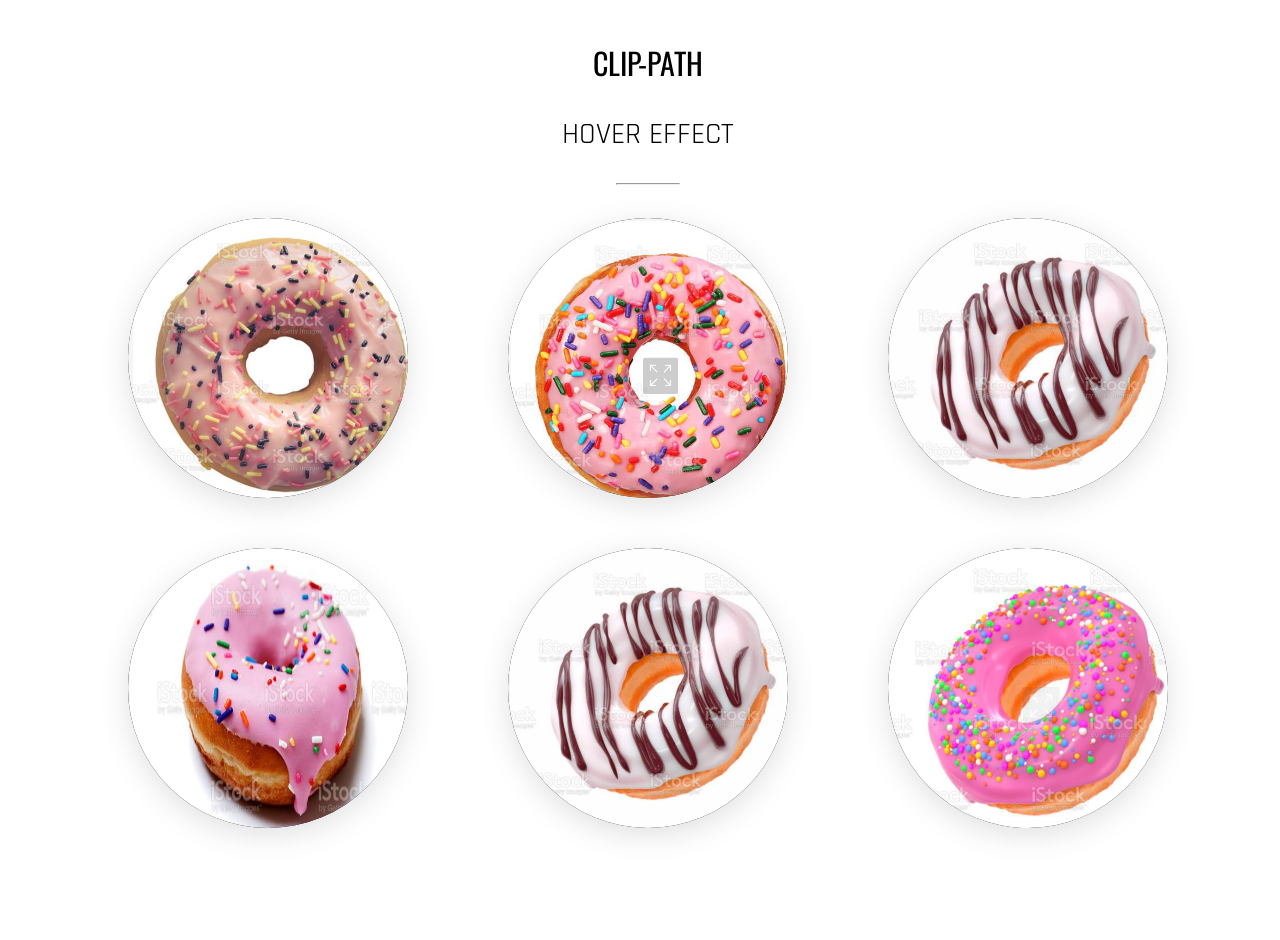
<file: css-art-10/index.htm>
<!DOCTYPE html>
<html lang="en">
<head>
    <meta charset="UTF-8">
    <meta http-equiv="X-UA-Compatible" content="IE=edge">
    <meta name="viewport" content="width=device-width, initial-scale=1.0">
    
    <!-- google fontlarını dahil ediyouz.-->
<link rel="preconnect" href="https://fonts.googleapis.com">
<link rel="preconnect" href="https://fonts.gstatic.com" crossorigin>
<link href="https://fonts.googleapis.com/css2?family=Dancing+Script:wght@600&family=Oswald:wght@500&display=swap" rel="stylesheet">
<link rel="preconnect" href="https://fonts.googleapis.com">
<link rel="preconnect" href="https://fonts.gstatic.com" crossorigin>
<link href="https://fonts.googleapis.com/css2?family=Dancing+Script:wght@600&family=Oswald:wght@500&family=Rajdhani:wght@300&display=swap" rel="stylesheet">

    <!-- Bootstrap CSS dosyamızı lochalden sayfamıza çekiyoruz. -->
    <link rel="stylesheet" href="./vendor/bootstrap/css/bootstrap-grid.min.css">

  <!-- animate css projemize dahil ediyoruz-->
<link rel="stylesheet" href="./vendor/animate.min.css">

<!-- projemize index.scss referanslı index.css dosyamızı dahil ediyoruz. -->
<link rel="stylesheet" href="./index.css">

    <title>css-art-10</title>
</head>
<body>
    
<div>
    <p class="list_1">CLIP-PATH</p>
<p class="list_2">HOVER EFFECT</p>
</div>

<hr class="hr_main">

<div class="container">
    <div class="row d-flex justify-content-center align-content-center">

        <div class="item item_1 col-12 col-lg-4 col-sm-6">
           <div class="inner_item inner_item_1">
               <div class="content content_1 animate__animated animate__backInLeft animate__duration-1s ">
                   <p>Lorem ipsumligendi tempori rem ipsumligendi tempempori tempore.</p>
               </div>
               <img class="main_img" src="./vendor/img/img_1.PNG" alt="">
           </div>
            </div>
            <div class="item item_1 col-12 col-lg-4 col-sm-6">
               <div class="inner_item inner_item_2">
                <div class="content content_2 animate__animated animate__backInLeft animate__duration-1s">
                    <p>Lorem ipsumligendi tempori rem ipsumligendi tempempori tempore.</p>
                </div>
                <img class="main_img" src="./vendor/img/img_2.PNG" alt="">
               </div>
                </div>
                <div class="item item_1 col-12 col-lg-4 col-sm-6">
                   <div class="inner_item inner_item_3">
                          <div class="content content_3 animate__animated animate__backInLeft animate__duration-1s">
                   <p>Lorem ipsumligendi tempori rem ipsumligendi tempempori tempore.</p>
               </div>
                    <img class="main_img" src="./vendor/img/img_5.PNG" alt="">
                   </div>
                    </div>
                    <div class="item item_1 col-12 col-lg-4 col-sm-6">
                       <div class="inner_item inner_item_4">
                              <div class="content content_4 animate__animated animate__backInLeft animate__duration-1s">
                   <p>Lorem ipsumligendi tempori rem ipsumligendi tempempori tempore.</p>
               </div>
                           
                        <img class="main_img" src="./vendor/img/img_4.PNG" alt="">
                       </div>
                        </div>
                        <div class="item item_1 col-12 col-lg-4 col-sm-6">
                           <div class="inner_item inner_item_5">
                                  <div class="content content_5 animate__animated animate__backInLeft animate__duration-1s">
                   <p>Lorem ipsumligendi tempori rem ipsumligendi tempempori tempore.</p>
               </div>
                            <img class="main_img" src="./vendor/img/img_5.PNG" alt="">
                           </div>
                            </div>
                            <div class="item item_1 col-12 col-lg-4 col-sm-6">
                               <div class="inner_item inner_item_6">
                                      <div class="content content_6 animate__animated animate__backInLeft animate__duration-1s">
                   <p>Lorem ipsumligendi tempori rem ipsumligendi tempempori tempore.</p>
               </div>
                                <img class="main_img" src="./vendor/img/img_6.PNG" alt="">
                               </div>
                                </div>

    </div>
</div>

    <script src="./vendor/jquery-3.6.0.min.js"></script>
    <script src="./index.js"></script>
</body>
</html>
</file>
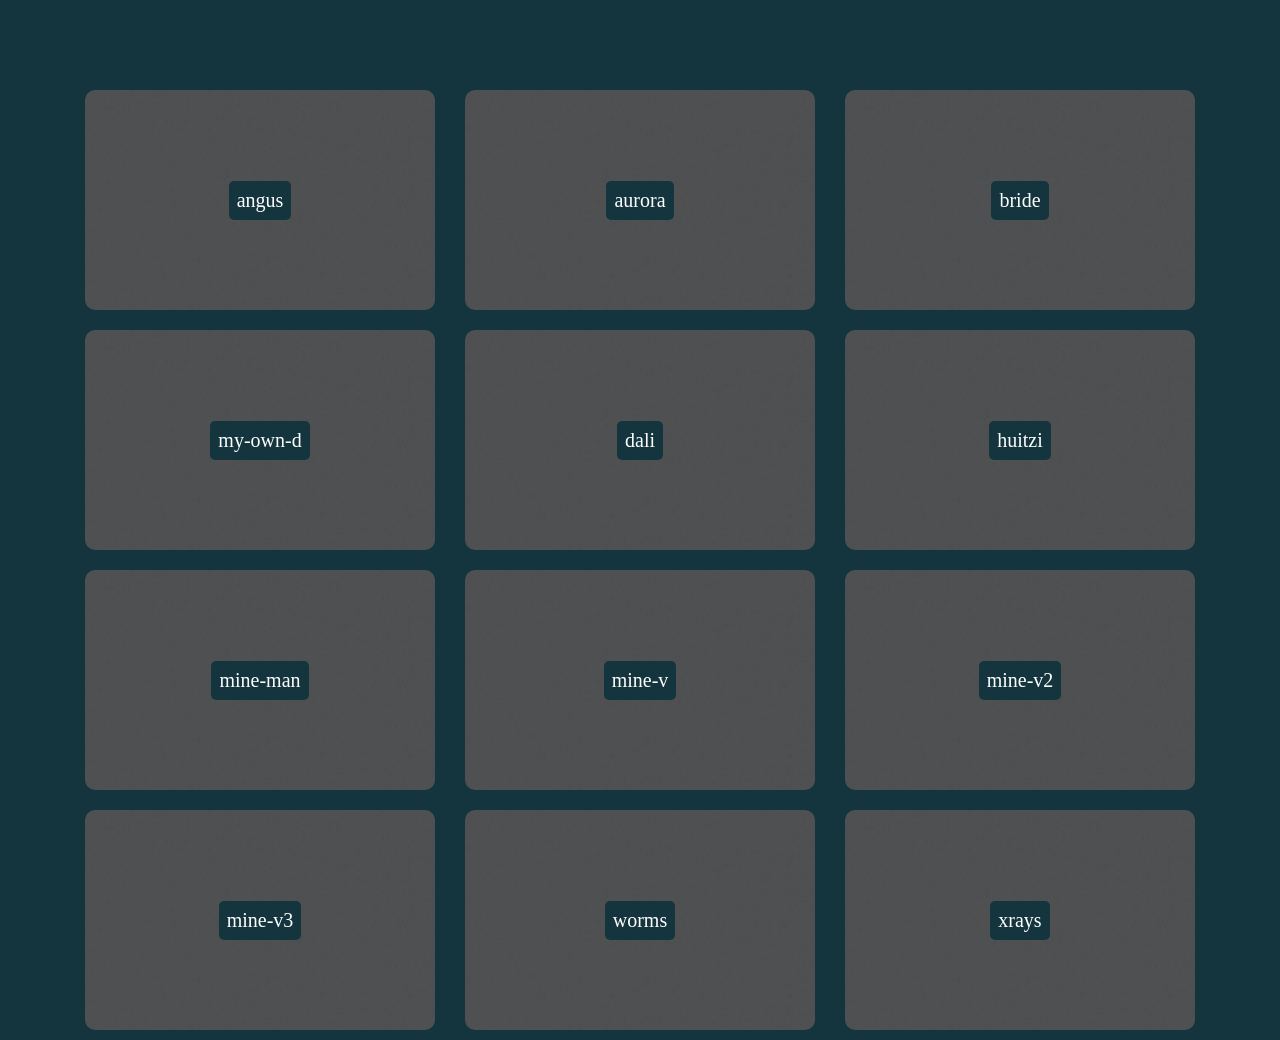
<file: css-art-11/index.html>
<!DOCTYPE html>
<html lang="en">
<head>
    <meta charset="UTF-8">
    <meta http-equiv="X-UA-Compatible" content="IE=edge">
    <meta name="viewport" content="width=device-width, initial-scale=1.0">

    <!-- Bootstrap CSS dosyamızı lochalden sayfamıza çekiyoruz. -->
    <link rel="stylesheet" href="./vendor/bootstrap/css/bootstrap-grid.min.css">

  <!-- animate css projemize dahil ediyoruz-->
<link rel="stylesheet" href="./vendor/animate.min.css">

<!-- projemize index.scss referanslı index.css dosyamızı dahil ediyoruz. -->
<link rel="stylesheet" href="./index.css">

    <title>css-art-11</title>
</head>
<body>
    

    <div class="container">
        <div class="row ">

            <div class="items_wrapper col-12 col-lg-4 col-md-6">
                <div class="item_inner item_1">
                  
                    <p>angus</p>

                </div>
            </div>
            
            <div class="items_wrapper col-12 col-lg-4 col-md-6">
                <div class="item_inner item_2">
                    <p> aurora</p>
                   
                </div>
            </div>
            
            <div class="items_wrapper col-12 col-lg-4 col-md-6">
                <div class="item_inner item_3">
                    <p>bride</p>
                   
                </div>
            </div>
            
            <div class="items_wrapper col-12 col-lg-4 col-md-6">
                <div class="item_inner item_4">
                    <p>my-own-d</p>
                   
                </div>
            </div>
            
            <div class="items_wrapper col-12 col-lg-4 col-md-6">
                <div class="item_inner item_5">
                    <p>dali</p>
                   
                </div>
            </div>
            
            <div class="items_wrapper col-12 col-lg-4 col-md-6">
                <div class="item_inner item_6">
                    <p>huitzi</p>
                   
                </div>
            </div>

            <div class="items_wrapper col-12 col-lg-4 col-md-6">
                <div class="item_inner item_7">
                    <p>mine-man</p>
                   
                </div>
            </div>
            
            <div class="items_wrapper col-12 col-lg-4 col-md-6">
                <div class="item_inner item_8">
                    <p>mine-v</p>
                   
                </div>
            </div>
            
            <div class="items_wrapper col-12 col-lg-4 col-md-6">
                <div class="item_inner item_8">
                    <p>mine-v2</p>
                   
                </div>
            </div>     <div class="items_wrapper col-12 col-lg-4 col-md-6">
                <div class="item_inner item_9">
                    <p>mine-v3</p>
                   
                </div>
            </div>
            
            <div class="items_wrapper col-12 col-lg-4 col-md-6">
                <div class="item_inner item_10">
                    <p>worms</p>
                   
                </div>
            </div>
            
            <div class="items_wrapper col-12 col-lg-4 col-md-6">
                <div class="item_inner item_11">
                    <p>xrays</p>
                   
                </div>
            </div>
         
           
        </div>
    </div>

</body>
</html>
</file>
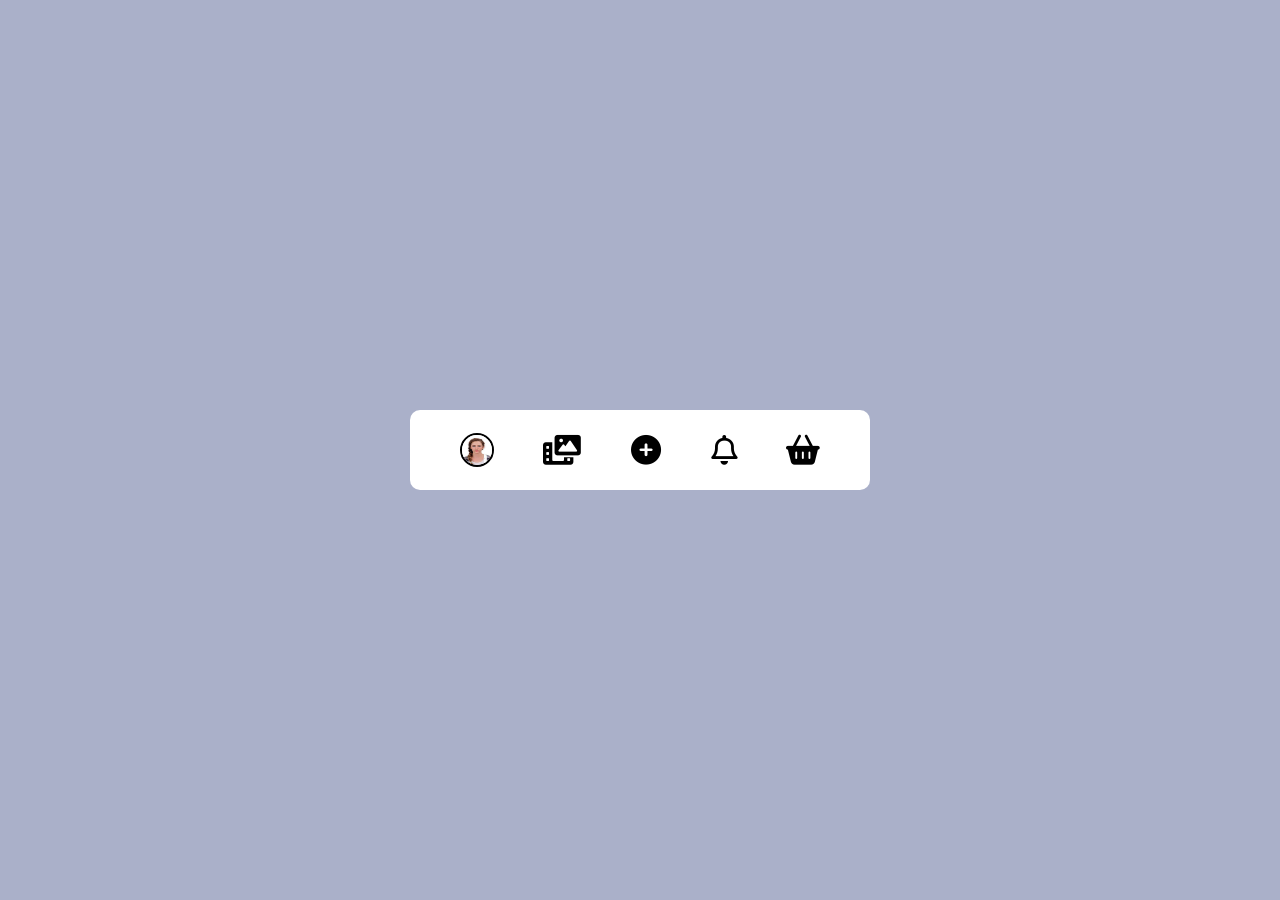
<file: css-art-13/index.html>
<!DOCTYPE html>
<html lang="en">
<head>
    <meta charset="UTF-8">
    <meta http-equiv="X-UA-Compatible" content="IE=edge">
    <meta name="viewport" content="width=device-width, initial-scale=1.0">

    <link rel="stylesheet" href="https://cdnjs.cloudflare.com/ajax/libs/font-awesome/6.0.0-beta3/css/all.min.css" integrity="sha512-Fo3rlrZj/k7ujTnHg4CGR2D7kSs0v4LLanw2qksYuRlEzO+tcaEPQogQ0KaoGN26/zrn20ImR1DfuLWnOo7aBA==" crossorigin="anonymous" referrerpolicy="no-referrer" />
    <link rel="stylesheet" href="./index.css">

    <title>css-art-13</title>
</head>
<body>


    <div class="wrapper">

        <img id="item_1"  src="./images.jpg" class="item" alt="">
        <i id="item_2" class="fas fa-photo-video item"></i>
        <i id="item_3"  class="fas fa-plus-circle item"></i>
        <i id="item_4"  class="far fa-bell item"></i>
        <i id="item_5"  class="fas fa-shopping-basket item"></i>

   
    </div>

    <script src="./jquery-3.6.0.min.js"></script>
    <script src="./index.js"></script>
    
</body>
</html>
</file>
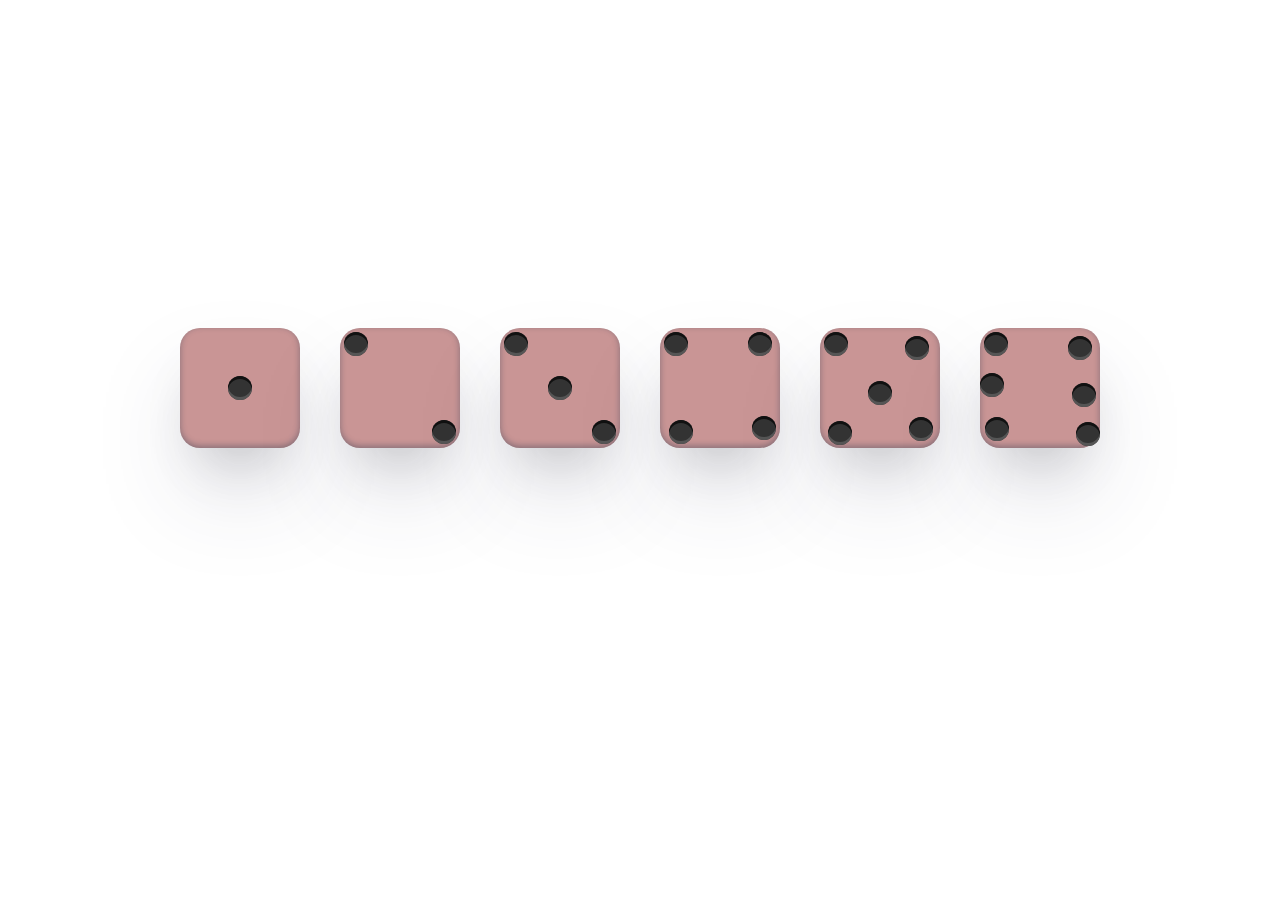
<file: css-art-2/index.html>
<!DOCTYPE html>
<html lang="en">
<head>
    <meta charset="UTF-8">
    <meta http-equiv="X-UA-Compatible" content="IE=edge">
    <meta name="viewport" content="width=device-width, initial-scale=1.0">
    <link rel="stylesheet" href="index.css">
    <title>css-art-2</title>
</head>
<body>



<div class="wrapper">
    
    <div class="one-face  dice">
        <span class="pip"><asdf/span>
    </div>

    <div class="two-face dice">
            <span class="pip pip_two_1"><asdf/span>
            <span class="pip pip_two_2"><asdf/span>
    </div>

    <div class="third-face dice ">
        <span class="pip pip_third_1"><asdf/span>
            <span class="pip pip_third_2"><asdf/span>
                <span class="pip pip_third_3"><asdf/span>
    </div>

    <div class="four-face dice">
        <span class="pip pip_four_1"><asdf/span>
            <span class="pip pip_four_2"><asdf/span>
                <span class="pip pip_four_3"><asdf/span>
                    <span class="pip pip_four_4"><asdf/span>
    </div>
    <div class="five-face dice">
        <span class="pip pip_five_1"><asdf/span>
            <span class="pip pip_five_2"><asdf/span>
                <span class="pip pip_five_3"><asdf/span>
                    <span class="pip pip_five_4"><asdf/span>
                        <span class="pip pip_five_5"><asdf/span>
    </div>

    <div class="six-face dice">
        <span class="pip    pip_six_1"><asdf/span>
            <span class="pip    pip_six_2"><asdf/span>
                <span class="pip    pip_six_3"><asdf/span>
                    <span class="pip    pip_six_4"><asdf/span>
                        <span class="pip    pip_six_5"><asdf/span>
                            <span class="pip    pip_six_6"><asdf/span>
    </div>

</div>

</body>
</html>
</file>
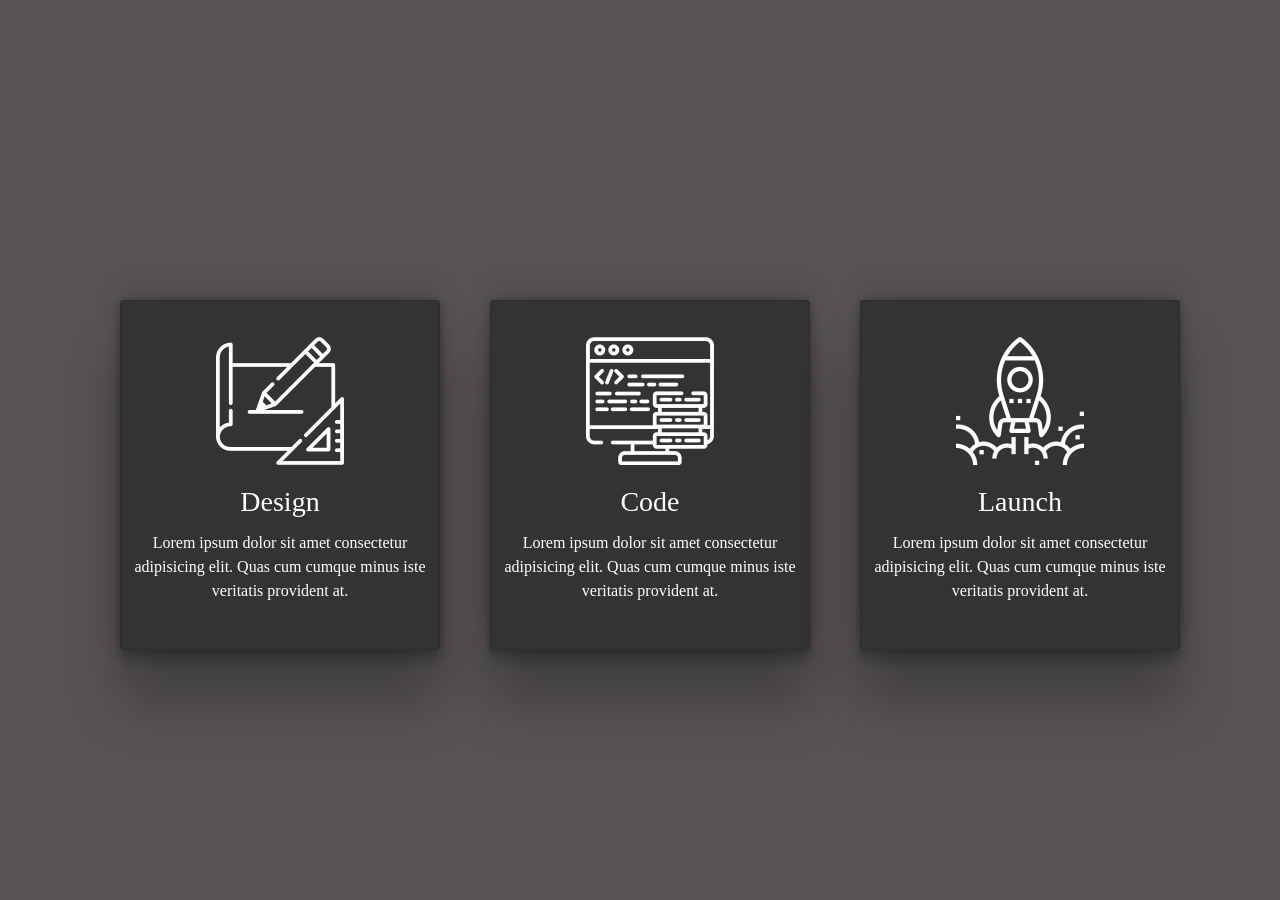
<file: css-art-3/index.html>
<!DOCTYPE html>
<html lang="en">
<head>
    <meta charset="UTF-8">
    <meta http-equiv="X-UA-Compatible" content="IE=edge">
    <meta name="viewport" content="width=device-width, initial-scale=1.0">
    <link rel="stylesheet" href="https://stackpath.bootstrapcdn.com/bootstrap/4.3.1/css/bootstrap.min.css" integrity="sha384-ggOyR0iXCbMQv3Xipma34MD+dH/1fQ784/j6cY/iJTQUOhcWr7x9JvoRxT2MZw1T" crossorigin="anonymous">
    <link rel="stylesheet" href="index.css" class="index css">
    <title>Document</title>
</head>
<body>
    
<div class="container">
    <div class="row">

<div class="card card_1">

    <div class="innerCard_1">
<img src="./imges/design_128.png">
<h3>Design </h3>
    </div>
    <div class="innerCard_2">
        <p>Lorem ipsum dolor sit amet consectetur adipisicing elit. 
            Quas cum cumque minus iste veritatis provident at.</p>
    </div>

</div>


<div class="card card_1">

    <div class="innerCard_1">
<img src="./imges/code_128.png">
<h3>Code </h3>
    </div>
    <div class="innerCard_2">
        <p>Lorem ipsum dolor sit amet consectetur adipisicing elit. 
            Quas cum cumque minus iste veritatis provident at.</p>
    </div>

</div>


<div class="card card_1">

    <div class="innerCard_1">
<img src="./imges/launch_128.png">
<h3>Launch </h3>
    </div>
    <div class="innerCard_2">
        <p>Lorem ipsum dolor sit amet consectetur adipisicing elit. 
            Quas cum cumque minus iste veritatis provident at.</p>
    </div>

</div>


    </div>
</div>

<script src="https://code.jquery.com/jquery-3.3.1.slim.min.js" integrity="sha384-q8i/X+965DzO0rT7abK41JStQIAqVgRVzpbzo5smXKp4YfRvH+8abtTE1Pi6jizo" crossorigin="anonymous"></script>
<script src="https://cdnjs.cloudflare.com/ajax/libs/popper.js/1.14.7/umd/popper.min.js" integrity="sha384-UO2eT0CpHqdSJQ6hJty5KVphtPhzWj9WO1clHTMGa3JDZwrnQq4sF86dIHNDz0W1" crossorigin="anonymous"></script>
<script src="https://stackpath.bootstrapcdn.com/bootstrap/4.3.1/js/bootstrap.min.js" integrity="sha384-JjSmVgyd0p3pXB1rRibZUAYoIIy6OrQ6VrjIEaFf/nJGzIxFDsf4x0xIM+B07jRM" crossorigin="anonymous"></script>
</body>
</html>
</file>
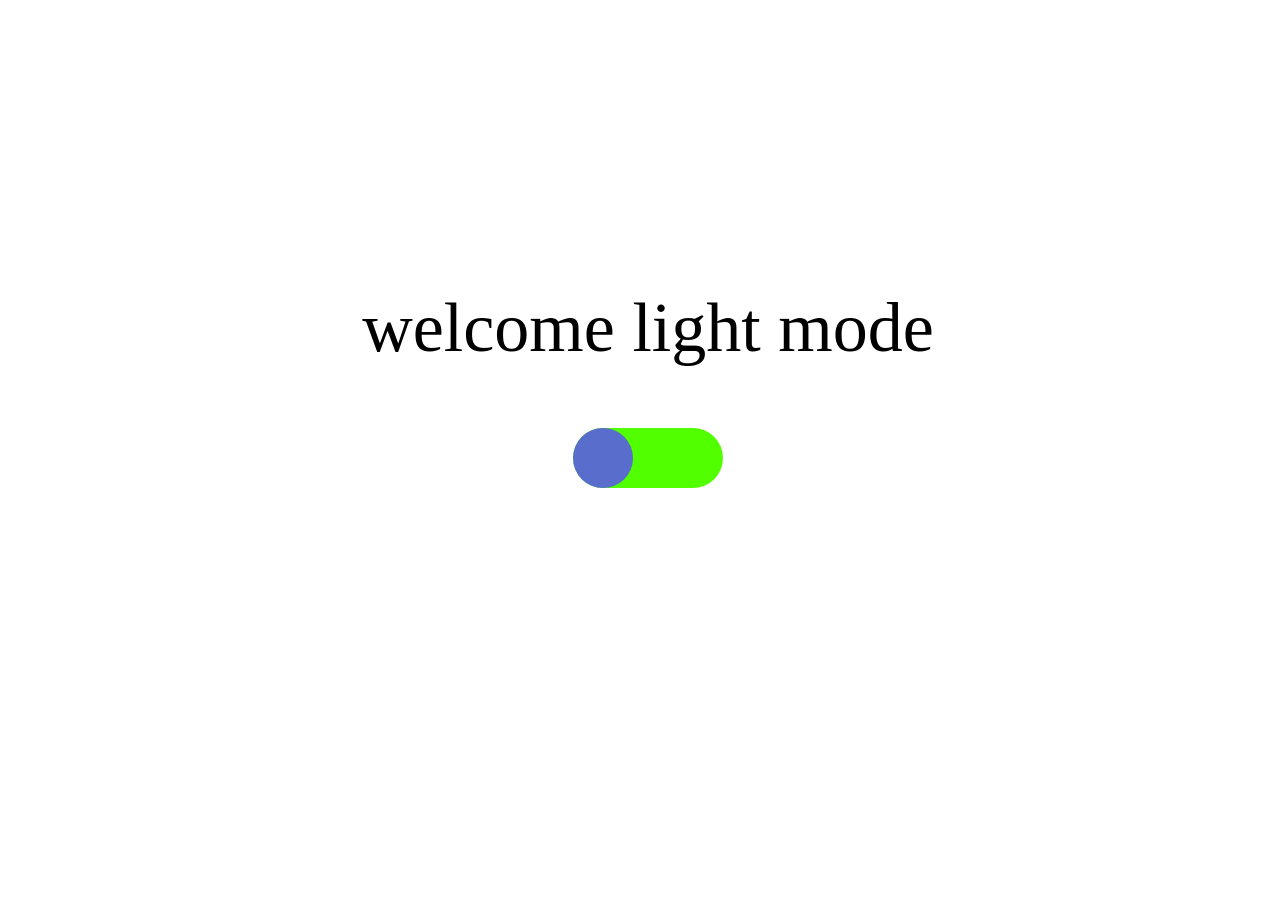
<file: css-art-4/index.html>
<!DOCTYPE html>
<html lang="en">
<head>
  <meta charset="UTF-8">
  <meta http-equiv="X-UA-Compatible" content="IE=edge">
  <meta name="viewport" content="width=device-width, initial-scale=1.0">
  <title>css-art-4</title>

  <link rel="stylesheet" href="index.css">

<body id="body">


<div class="txt">
  
<p id="p-txt" class="p-txt">welcome light mode</p>
</div>
  <div id="wrapper" >
    
    <div id="ball" onclick="bas()">
    </div>
  </div>


<script src="./index.js"></script>


</body>
</html>
</file>
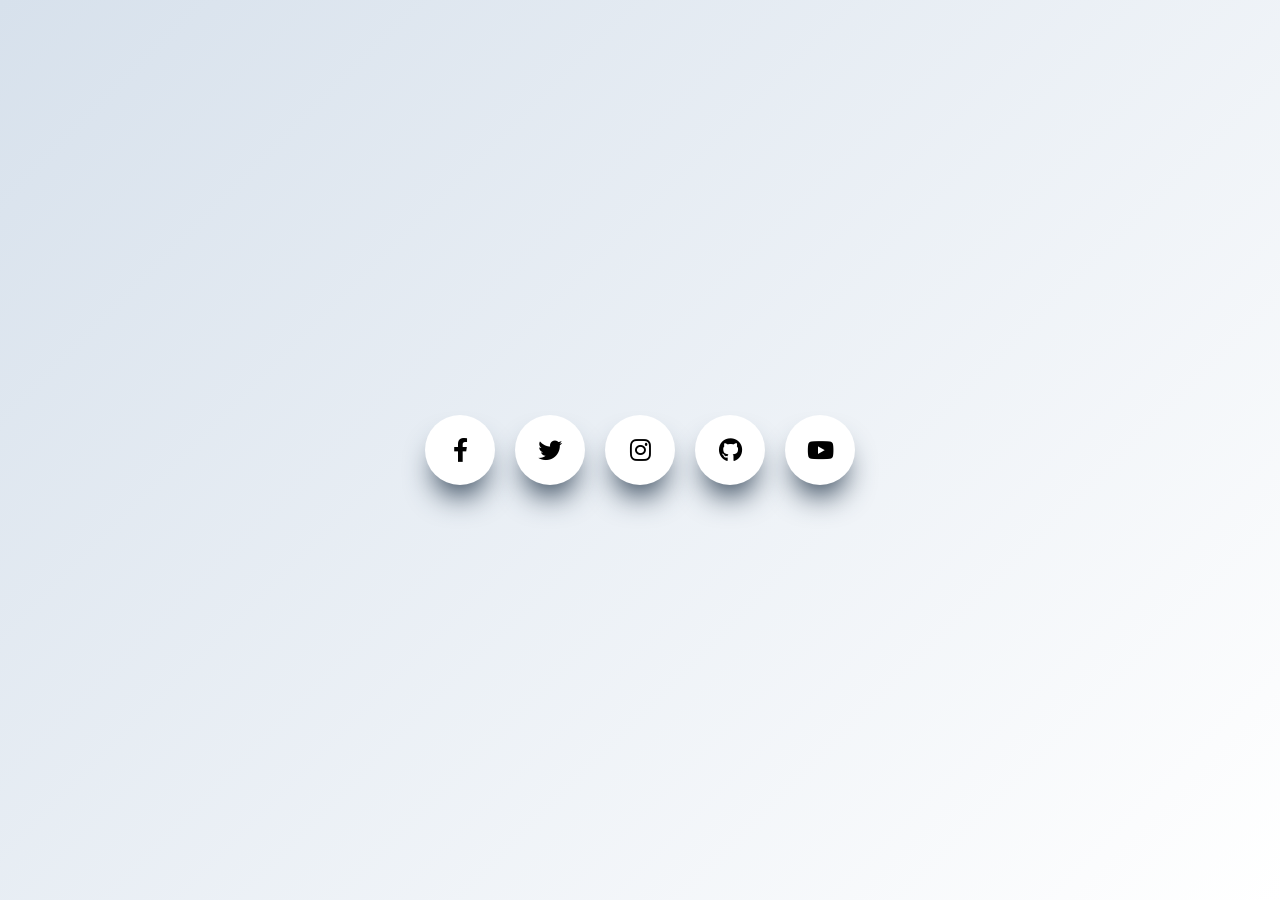
<file: css-art-5/index.html>
<!DOCTYPE html>
<html lang="en">
<head>
    <meta charset="UTF-8">
    <meta http-equiv="X-UA-Compatible" content="IE=edge">
    <meta name="viewport" content="width=device-width, initial-scale=1.0">

    <!-- FONTAWSOME CDN -->
    <link rel="stylesheet" href="https://cdnjs.cloudflare.com/ajax/libs/font-awesome/6.0.0-beta3/css/all.min.css" integrity="sha512-Fo3rlrZj/k7ujTnHg4CGR2D7kSs0v4LLanw2qksYuRlEzO+tcaEPQogQ0KaoGN26/zrn20ImR1DfuLWnOo7aBA==" crossorigin="anonymous" referrerpolicy="no-referrer" />

    <!-- css import -->
    <link rel="stylesheet" href="./index.css">

    <title>css-art-5</title>
</head>
<body>
    
<div class="wrapper">

  <div class="item facebook"  onmouseleave="facebook1()"  onmouseover="facebook2()">
    <div id="facebook" class="tooltip tooltip-facebook ">Facebook</div>
     <i class="fab fa-facebook-f"></i>
     
  </div>
  <div class="item twitter " onmouseleave="twitter1()"  onmouseover="twitter2()">
    <div id="twitter" class="tooltip">Twitter</div>
    <i class="fab fa-twitter"></i>
 </div>
 <div class="item instagram" onmouseleave="instagram1()"  onmouseover="instagram2()">
    <div id="instagram" class="tooltip">Instagram</div>
    <i class="fab fa-instagram"></i>
 </div>
 <div class="item github" onmouseleave="github1()"  onmouseover="github2()">
    <div id="github" class="tooltip">Github</div>
    <i class="fab fa-github"></i>
 </div>
 <div class="item youtube" onmouseleave="youtube1()"  onmouseover="youtube2()">
    <div id="youtube" class="tooltip">Youtube</div>
    <i class="fab fa-youtube"></i>
 </div>
</div>

<script src="./index.js"></script>

</body>
</html>
</file>
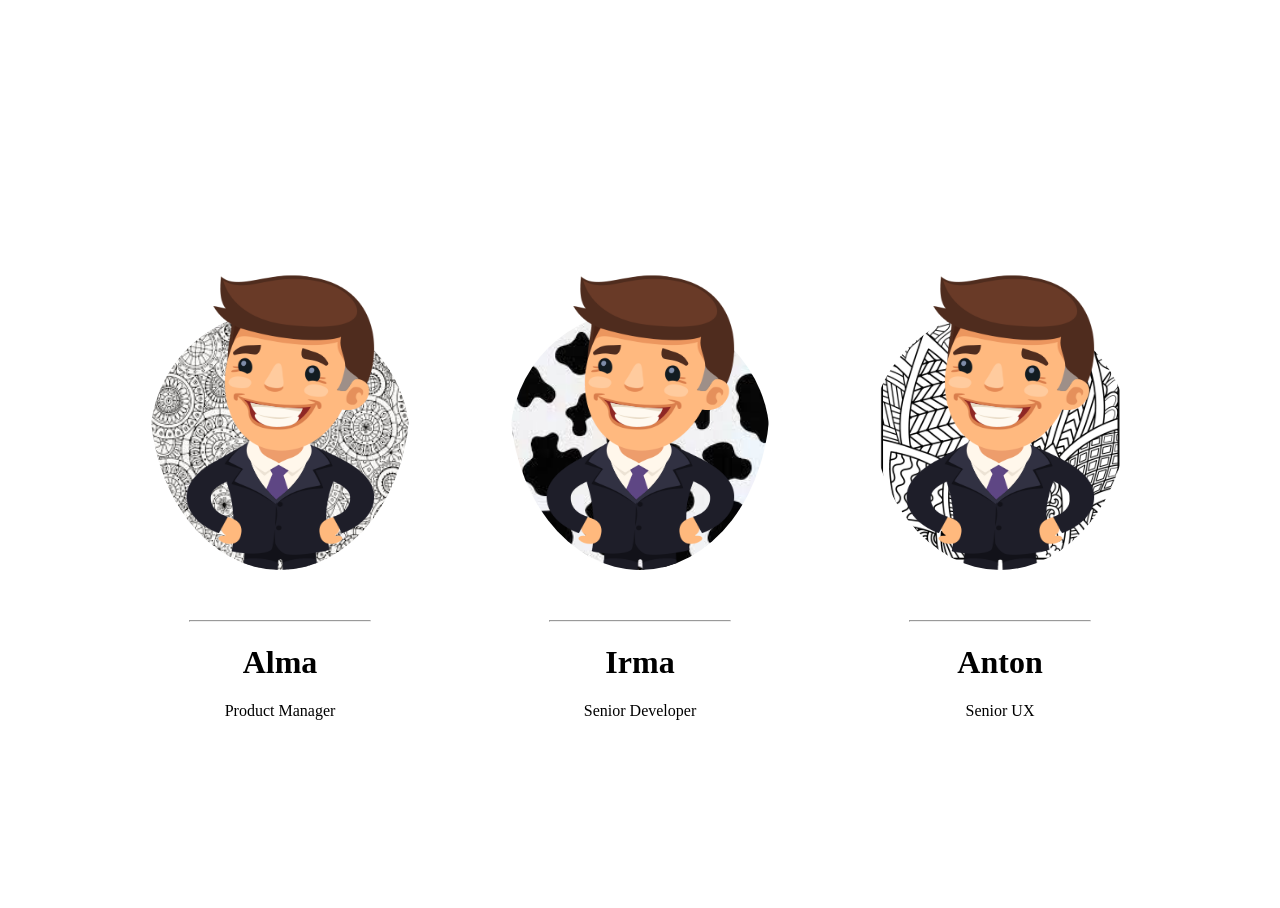
<file: css-art-6/index.html>
<!DOCTYPE html>
<html lang="en">
<head>
    <meta charset="UTF-8">
    <meta http-equiv="X-UA-Compatible" content="IE=edge">
    <meta name="viewport" content="width=device-width, initial-scale=1.0">

    <!-- we importing css file-->
    <link rel="stylesheet" href="./index.css">

    <title>css-art-6</title>
</head>
<body>
 
    <div class="wrapper">

     <div class="item_general">
        <div class="item item-1">
            <img class="inner_img_1" src="./img/bg_3.jpg" alt="">
            <img class="inner_img_2" src="./img/people.png" alt="">
                </div> 
                <hr>
                 <h1>Alma</h1> 
                 <p>Product Manager</p>
     </div>  
       
     <div class="item_general">
        <div class="item item-1">
            <img class="inner_img_1" src="./img/bg_2.jpg" alt="">
            <img class="inner_img_2" src="./img/people.png" alt="">
                </div> 
                <hr>
                 <h1>Irma</h1> 
                 <p>Senior Developer</p>
     </div>  

     <div class="item_general">
        <div class="item item-1">
            <img class="inner_img_1" src="./img/bg_1.jpg" alt="">
            <img class="inner_img_2" src="./img/people.png" alt="">
                </div> 
                <hr>
                 <h1>Anton</h1> 
                 <p>Senior UX</p>
     </div>  
    </div>



</body>
</html>
</file>
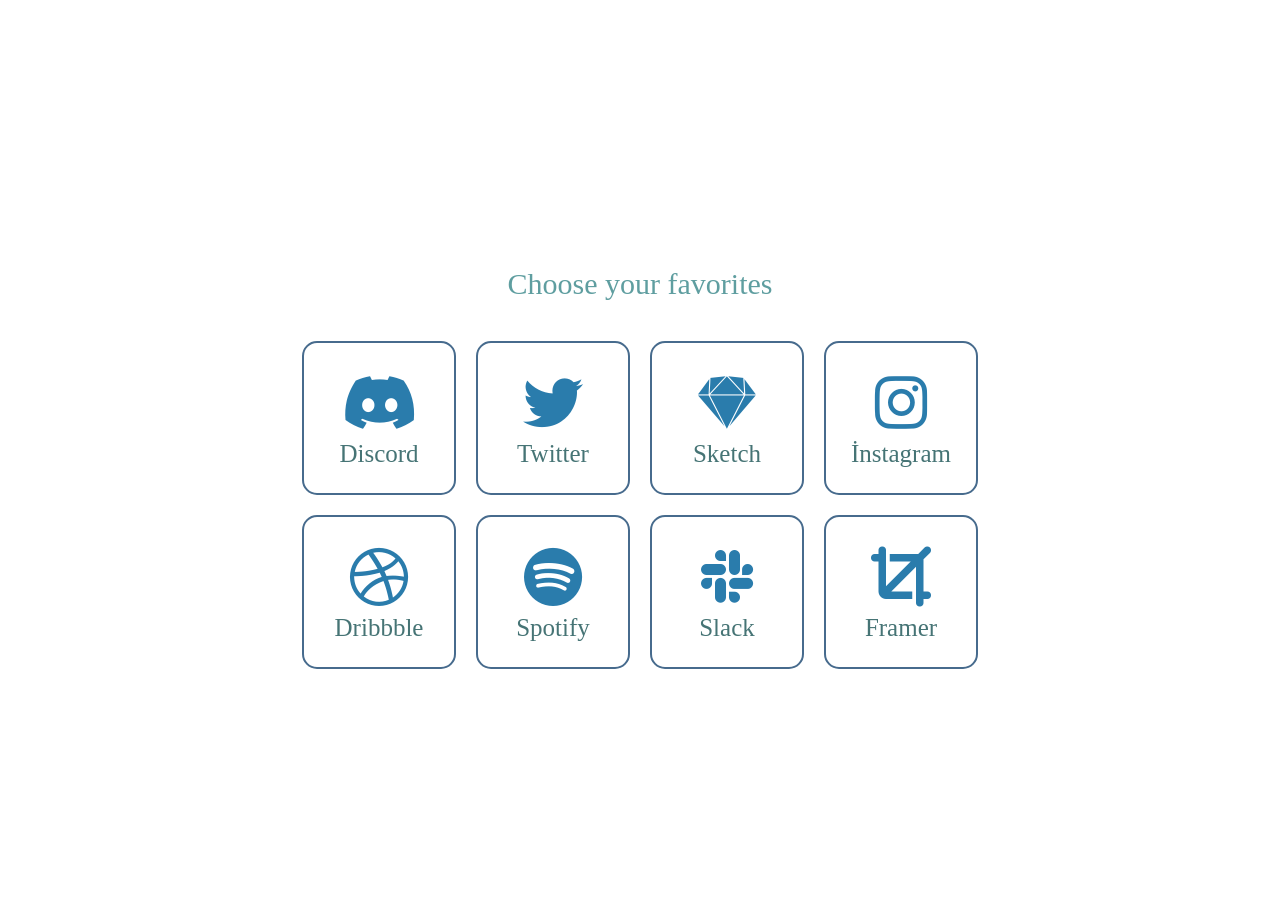
<file: css-art-7/index.html>
<!DOCTYPE html>
<html lang="en">
<head>
    <meta charset="UTF-8">
    <meta http-equiv="X-UA-Compatible" content="IE=edge">
    <meta name="viewport" content="width=device-width, initial-scale=1.0">



<!-- fontawsome CDN -->
<link rel="stylesheet" href="https://cdnjs.cloudflare.com/ajax/libs/font-awesome/6.0.0-beta3/css/all.min.css" integrity="sha512-Fo3rlrZj/k7ujTnHg4CGR2D7kSs0v4LLanw2qksYuRlEzO+tcaEPQogQ0KaoGN26/zrn20ImR1DfuLWnOo7aBA==" crossorigin="anonymous" referrerpolicy="no-referrer" />
   
<!-- we importing css file-->
<link rel="stylesheet" href="./index.css">

    <title>css-art-7</title>
</head>
<body>

   <div class="wrapper">
       <p>Choose your favorites</p>
<div id="wrapper_item">

    <div id="itemss_1" class="item " onclick="onclickitem_1()">
        <div class="ticket"><i id="main_check" class="fas fa-check-circle main_check"></i></div>
        <i id="main_i" class="fab fa-discord"></i>
        <p>Discord</p>
    </div>

    <div id="itemss_2" class="item " onclick="onclickitem_2()">
        <div class="ticket"><i id="main_check" class="fas fa-check-circle main_check"></i></div>
        <i id="main_i" class="fab fa-twitter"></i>
        <p>Twitter</p>
    </div>
    <div id="itemss_3" class="item " onclick="onclickitem_3()">
        <div class="ticket"><i id="main_check" class="fas fa-check-circle main_check"></i></div>
        <i id="main_i" class="fab fa-sketch"></i>
        <p>Sketch</p>
    </div>
    <div id="itemss_4" class="item " onclick="onclickitem_4()">
        <div class="ticket"><i id="main_check" class="fas fa-check-circle main_check"></i></div>
        <i id="main_i" class="fab fa-instagram"></i>
        <p>İnstagram</p>
    </div>
    
</div>
<div id="wrapper_item">

    <div id="itemss_5" class="item " onclick="onclickitem_5()">
        <div class="ticket"><i id="main_check" class="fas fa-check-circle main_check"></i></div>
        <i id="main_i" class="fab fa-dribbble"></i>
        <p>Dribbble</p>
    </div>
    <div id="itemss_6" class="item " onclick="onclickitem_6()">
        <div class="ticket"><i id="main_check" class="fas fa-check-circle main_check"></i></div>
        <i id="main_i" class="fab fa-spotify"></i>
        <p>Spotify</p>
    </div>

    <div id="itemss_7" class="item " onclick="onclickitem_7()">
        <div class="ticket"><i id="main_check" class="fas fa-check-circle main_check"></i></div>
        <i id="main_i" class="fab fa-slack"></i>
        <p>Slack</p>
    </div>

    <div id="itemss_8" class="item " onclick="onclickitem_8()">
        <div class="ticket"><i id="main_check" class="fas fa-check-circle main_check"></i></div>
        <i id="main_i" class="fas fa-crop"></i>
        <p>Framer</p>
    </div>
    
</div>
   </div>
    
   
   <script src="./index.js"></script>
</body>
</html>
</file>
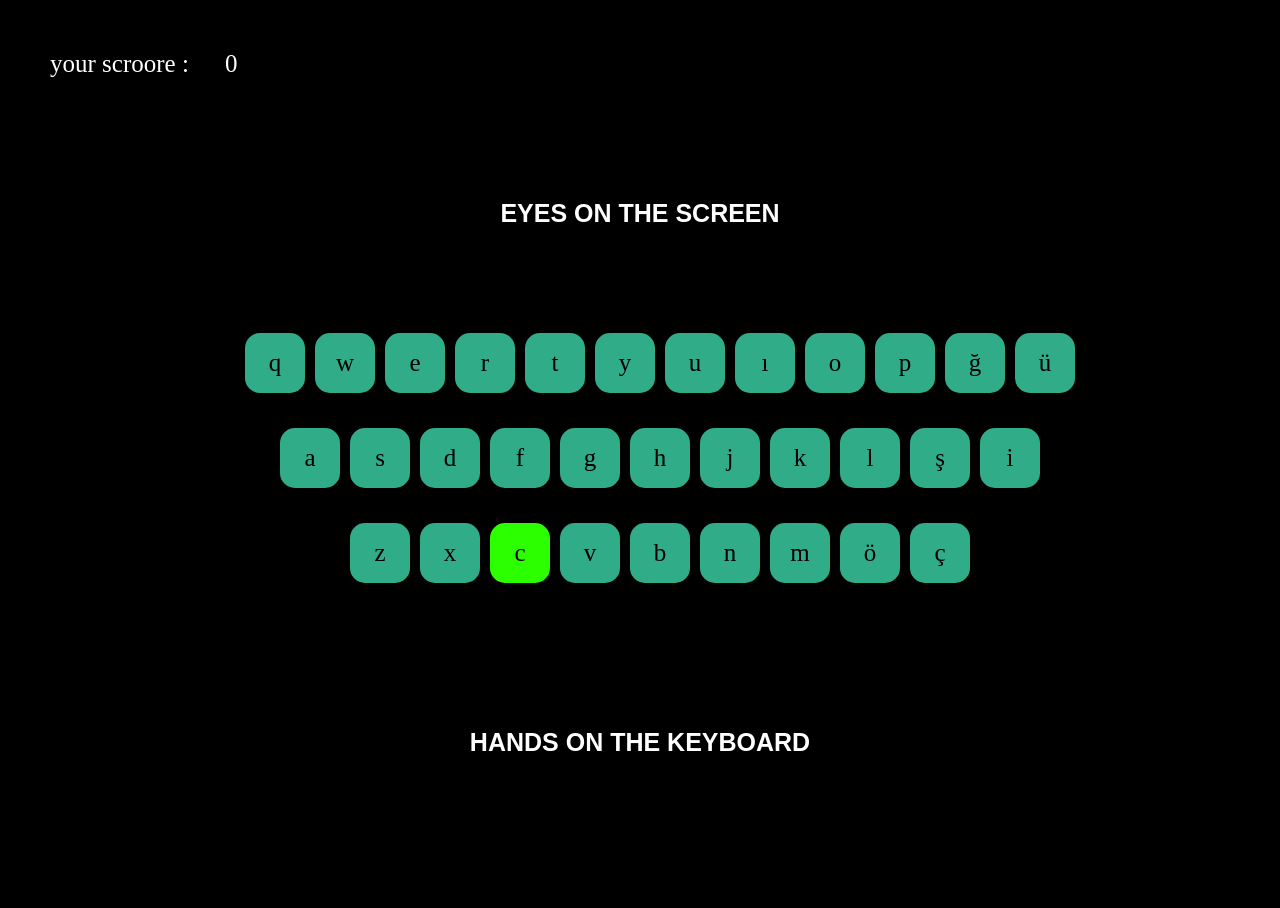
<file: css-art-8/index.html>
<!DOCTYPE html>
<html lang="en">
<head>
    <meta charset="UTF-8">
    <meta http-equiv="X-UA-Compatible" content="IE=edge">
    <meta name="viewport" content="width=device-width, initial-scale=1.0">


<!-- we are importing index.css file-->
    <link rel="stylesheet" href="./index.css">

    <title>css-art-8</title>
</head>
<body>
    
<div class="sayac_div">
  your scroore :   <p id="main_sayac" class="sayac_p">0</p>
</div>

<div class="wrapper">

   <h1>EYES ON THE SCREEN</h1>

    <ul class="row_1 row">
        <li class="item item_q">q</li>
        <li class="item item_w">w</li>
        <li class="item item_e">e</li>
        <li class="item item_r">r</li>
        <li class="item item_t">t</li>
        <li class="item item_y">y</li>
        <li class="item item_u">u</li>
        <li class="item item_ı">ı</li>
        <li class="item item_o">o</li>
        <li class="item item_p">p</li>
        <li class="item item_ğ">ğ</li>
        <li class="item item_ü">ü</li>

    </ul>
    <ul class="row_2 row">
        <li class="item item_a">a</li>
        <li class="item item_s">s</li>
        <li class="item item_d">d</li>
        <li class="item item_f">f</li>
        <li class="item item_g">g</li>
        <li class="item item_h">h</li>
        <li class="item item_j">j</li>
        <li class="item item_k">k</li>
        <li class="item item_l">l</li>
        <li class="item item_ş">ş</li>
        <li class="item item_i">i</li>
    </ul>
    <ul class="row_3 row">
        <li class="item item_z">z</li>
        <li class="item item_x">x</li>
        <li class="item item_c">c</li>
        <li class="item item_v">v</li>
        <li class="item item_b">b</li>
        <li class="item item_n">n</li>
        <li class="item item_m">m</li>
        <li class="item item_ö">ö</li>
        <li class="item item_ç">ç</li>
    </ul>
    <h1>HANDS ON THE KEYBOARD</h1>
</div>

<!-- we are importing jquery library -->
    <script src="./jquery-3.6.0.min.js"></script>
    <!-- we are importing index.js file -->
    <script src="./index.js"></script>
</body>
</html>
</file>
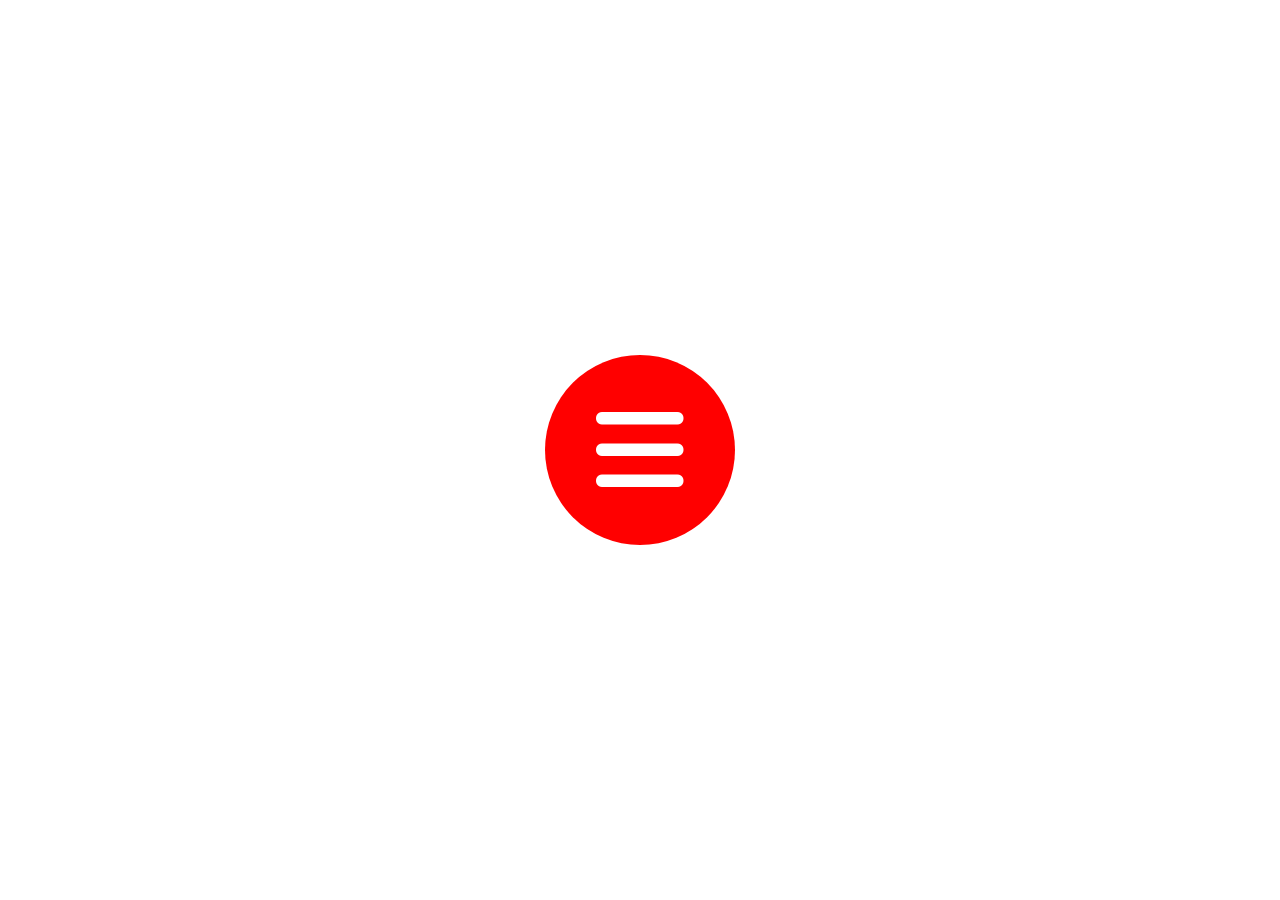
<file: css-art-9/index.html>
<!DOCTYPE html>
<html lang="en">
<head>
    <meta charset="UTF-8">
    <meta http-equiv="X-UA-Compatible" content="IE=edge">
    <meta name="viewport" content="width=device-width, initial-scale=1.0">

    <!-- we are importing fontawsome CDN -->
    <link rel="stylesheet" href="https://cdnjs.cloudflare.com/ajax/libs/font-awesome/6.0.0-beta3/css/all.min.css" integrity="sha512-Fo3rlrZj/k7ujTnHg4CGR2D7kSs0v4LLanw2qksYuRlEzO+tcaEPQogQ0KaoGN26/zrn20ImR1DfuLWnOo7aBA==" crossorigin="anonymous" referrerpolicy="no-referrer" />

    <!-- we are importing index.css file -->
    <link rel="stylesheet" href="./index.css">

    <title>css-art-9</title>
</head>
<body>
    

    <div class="main_content">
        <i class="fas fa-bars" id="burger"></i>
        
        <i id="item_1" class="fab fa-pinterest-p"></i>
        <i id="item_2" class="fab fa-instagram"></i>
        <i id="item_3" class="fab fa-google-plus-g"></i>
        <i id="item_4" class="fab fa-twitter"></i>
        <i id="item_5" class="fab fa-facebook-f"></i>

    </div>
    

        <!-- we are importing jquery library -->
<script src="./jquery-3.6.0.min.js"></script>
        <!-- we are importing index.js file -->
    <script src="./index.js"></script>
</body>
</html>
</file>
<file: css-art-10/index.css>
.hr_main {
  width: 5%;
  margin-left: auto;
  margin-right: auto;
}

.list_1 {
  margin-top: 40px;
  font-size: 30px;
  font-family: 'Dancing Script', cursive;
  font-family: 'Oswald', sans-serif;
}

.list_2 {
  font-size: 30px;
  font-family: 'Rajdhani', sans-serif;
}

html, body {
  width: 100%;
  height: 100%;
  text-align: center;
}

html .item, body .item {
  display: -webkit-box;
  display: -ms-flexbox;
  display: flex;
  -webkit-box-pack: center;
      -ms-flex-pack: center;
          justify-content: center;
  -webkit-box-align: center;
      -ms-flex-align: center;
          align-items: center;
  margin-bottom: 20px;
  margin-top: 20px;
}

html .inner_item, body .inner_item {
  width: 280px;
  height: 280px;
  background-color: black;
  border-radius: 100%;
  margin: 5px;
  overflow: hidden;
  position: relative;
  -webkit-box-shadow: rgba(100, 100, 111, 0.2) 0px 7px 29px 0px;
          box-shadow: rgba(100, 100, 111, 0.2) 0px 7px 29px 0px;
}

html .content, body .content {
  -webkit-box-shadow: rgba(100, 100, 111, 0.2) 0px 7px 29px 0px;
          box-shadow: rgba(100, 100, 111, 0.2) 0px 7px 29px 0px;
  position: absolute;
  height: 100%;
  width: 50%;
  background-color: #1e201c;
  display: -webkit-box;
  display: -ms-flexbox;
  display: flex;
  -webkit-box-pack: center;
      -ms-flex-pack: center;
          justify-content: center;
  -webkit-box-align: center;
      -ms-flex-align: center;
          align-items: center;
  display: none;
}

html .content p, body .content p {
  z-index: 100000;
  color: white;
  font-size: 15px;
}

html .main_img, body .main_img {
  width: 300px;
  height: 300px;
  -webkit-transition-duration: 1s;
          transition-duration: 1s;
}

html img:hover, body img:hover {
  width: 350px;
  height: 350px;
}
/*# sourceMappingURL=index.css.map */
</file>
<file: css-art-11/index.css>
*{
    box-sizing: border-box;
}
html,body{
    height: 100%;
    width: 100%;
    display: flex;
    justify-content: center;
    align-items: center;
    padding-top: 100px;
}
body{
    background-color: rgb(20, 53, 61);
    padding-top: 120px;
}

.items_wrapper{
display: flex;
justify-content: center;
align-items: center;
margin-top: 10px;
margin-bottom: 10px;
}

    .item_inner{
        border-radius: 10px;
        display: flex;
justify-content: center;
align-items: center;
   position: relative;
   height: 220px;
  width: 370px;
  }
p{
    background-color: rgb(20, 53, 61);
    padding: 8px;
    border-radius: 5px;
    font-size: 20px;
    color: white;
}


.item_1{
    background-image: url("./vendor/img/grey_image.jpg");  
    background-position: center; 
    background-repeat: no-repeat; 
    background-size: cover; 
    transition-duration: 1s;
}
.item_1:hover {
    background-image: url("./vendor/img/i-angus.png");  
    background-position: center; 
    background-repeat: no-repeat; 
    background-size: cover;   
}


.item_2{
    background-image: url("./vendor/img/grey_image.jpg"); 
    background-position: center; 
    background-repeat: no-repeat; 
    background-size: cover; 
    transition-duration: 1s;
}
.item_2:hover {
    background-image: url("./vendor/img/i-aurora.png");  
    background-position: center; 
    background-repeat: no-repeat; 
    background-size: cover;   
}


.item_3{
    background-image: url("./vendor/img/grey_image.jpg");  
    background-position: center; 
    background-repeat: no-repeat; 
    background-size: cover; 
    transition-duration: 1s;
}
.item_3:hover {
    background-image: url("./vendor/img/i-bride.png");  
    background-position: center; 
    background-repeat: no-repeat; 
    background-size: cover;   
}


.item_4{
    background-image: url("./vendor/img/grey_image.jpg");  
    background-position: center; 
    background-repeat: no-repeat; 
    background-size: cover; 
    transition-duration: 1s;
}
.item_4:hover {
    background-image: url("./vendor/img/i-d.png");  
    background-position: center; 
    background-repeat: no-repeat; 
    background-size: cover;   
}


.item_5{
    background-image: url("./vendor/img/grey_image.jpg");  
    background-position: center; 
    background-repeat: no-repeat; 
    background-size: cover; 
    transition-duration: 1s;
}
.item_5:hover {
    background-image: url("./vendor/img/i-dali.png");  
    background-position: center; 
    background-repeat: no-repeat; 
    background-size: cover;   
}


.item_6{
    background-image: url("./vendor/img/grey_image.jpg");  
    background-position: center; 
    background-repeat: no-repeat; 
    background-size: cover; 
    transition-duration: 1s;
}
.item_6:hover {
    background-image: url("./vendor/img/i-huitzi.png");  
    background-position: center; 
    background-repeat: no-repeat; 
    background-size: cover;   
}


.item_7{
    background-image: url("./vendor/img/grey_image.jpg");  
    background-position: center; 
    background-repeat: no-repeat; 
    background-size: cover; 
    transition-duration: 1s;
}
.item_7:hover {
    background-image: url("./vendor/img/i-man.png");  
    background-position: center; 
    background-repeat: no-repeat; 
    background-size: cover;   
}


.item_8{
    background-image: url("./vendor/img/grey_image.jpg");  
    background-position: center; 
    background-repeat: no-repeat; 
    background-size: cover; 
    transition-duration: 1s;
}
.item_8:hover {
    background-image: url("./vendor/img/i-xrays.png");  
    background-position: center; 
    background-repeat: no-repeat; 
    background-size: cover;   
}


.item_9{
    background-image: url("./vendor/img/grey_image.jpg");  
    background-position: center; 
    background-repeat: no-repeat; 
    background-size: cover; 
    transition-duration: 1s;
}
.item_9:hover {
    background-image: url("./vendor/img/i-v2.png");  
    background-position: center; 
    background-repeat: no-repeat; 
    background-size: cover;   
}


.item_10{
    background-image: url("./vendor/img/grey_image.jpg");  
    background-position: center; 
    background-repeat: no-repeat; 
    background-size: cover; 
    transition-duration: 1s;
}
.item_10:hover {
    background-image: url("./vendor/img/i-v3.png");  
    background-position: center; 
    background-repeat: no-repeat; 
    background-size: cover;   
}


.item_11{
    background-image: url("./vendor/img/grey_image.jpg");  
    background-position: center; 
    background-repeat: no-repeat; 
    background-size: cover; 
    transition-duration: 1s;
}
.item_11:hover {
    background-image: url("./vendor/img/i-worms.png");  
    background-position: center; 
    background-repeat: no-repeat; 
    background-size: cover;   
}
</file>
<file: css-art-13/index.css>
html,body{
    height: 100%;
    width: 100%;
    background-color: rgb(170, 176, 201);

    display: flex;
    justify-content: center;
    align-items: center;

    transition-duration: 2s;

    margin: 0px;
    padding: 0px;
}

.wrapper{
    background: white;
    height: 80px;
width: 460px;
border-radius: 10px;

display: flex;
justify-content: space-evenly;
align-items: center;
position: relative;
}
i{
    font-size: 30px;
}
img{ 
    border: black 2px solid;
border-radius: 100%;
width: 30px;
height: 30px;
}

.item:hover {
cursor: pointer;
    }
    .item {
        z-index: 11;
    }
</file>
<file: css-art-2/index.css>
body {
    display: flex;
    align-items: center;
    justify-content: center;
    vertical-align: center;
    flex-wrap: wrap;
    align-content: center;
    font-family: 'Open Sans', sans-serif;
    background: linear-gradient(top, #222, #333);
  }
.pip {
    display: block;
    width: 24px;
    height: 24px;
    border-radius: 50%;
    margin: 4px;
  
    background-color: #333;
    box-shadow: inset 0 3px #111, inset 0 -3px #555;
}
.wrapper {
    background-color: rgb(255, 255, 255);
    display: flex;
    justify-content: center; 
    flex-wrap: wrap;
    margin-top: 300px;
}
.dice {
    position: relative;
width: 120px;
height: 120px;
background-color: rgb(201, 149, 149);
margin: 20px;
box-shadow: rgba(50, 50, 93, 0.25) 0px 50px 100px -20px, rgba(0, 0, 0, 0.3)
0px 30px 60px -30px, rgba(10, 37, 64, 0.35) 0px -2px 6px 0px inset;
border-radius: 20px;
}

.one-face {
  display: flex;
  justify-content: center;
  align-items: center;
}
.two-face {
position: relative;
}
.pip_two_2{
    position: absolute;
    bottom: 0px;
    right: 0px;
}
.third-face {
    position: relative;
 
}
.pip_third_1 {
    position: absolute;
 
}

.pip_third_2 {
    position: absolute;
left: 40px;
top: 40px;
}


.pip_third_3 {
    position: absolute;
     left: 40px;
     top: 40px;
}


.four-face {
position: relative;
}
.pip_four_1 {
position: absolute;
left: 0px;
top: 0px;
}
.pip_four_2 {
    position: absolute;
    left: 80px;
    top: -4px;
}
.pip_four_3 {
    position: absolute;
    left: 0px;
    top: 80px;
}
.pip_four_4 {
    position: absolute;
    right: 79px;
    bottom: 0px;
    top: 0px;
}


.five-face {
position: relative;
}
.pip_five_1 {
    position: absolute;
}
.pip_five_2 {
    position: absolute;
    left: 77px;
    top: 0px;
}
.pip_five_3 {
    position: absolute;
    top: 77px;
}
.pip_five_4 {
    position: absolute;
    right: 77px;
}
.pip_five_5 {
    position: absolute;
    bottom: 36px;
    left: 36px;
}


.six-face {
position: relative;
}
.pip_six_1{
    position: absolute;
}
.pip_six_2{
    position: absolute;
    left: 80px;
    
}
.pip_six_3{
    position: absolute;
  top: 43px;
}
.pip_six_4{
    position: absolute;
top: 35px;
}
.pip_six_5{
    position: absolute;
    right: 87px;
    bottom: 1px;
}
.pip_six_6{
    position: absolute;
    bottom: 40px;
    right: 1px;
}
</file>
<file: css-art-3/index.css>
body{
    margin: 0;
    padding: 0;
    min-height: 100vh;
    background: rgb(88, 84, 84);
    display: flex;
    justify-content: center;
    align-items: center;
    font-family: consolas;
}
h3 {
    margin-top: 20px;
    color: white;
    text-align: center;
}
img {
    margin-top: 10xp;
}
p {
    margin-top: 5px;
    color: white;
    text-align: center;
    margin-bottom: 10px;
}
.container {
    position: relative;
    display: flex;
    justify-content: space-between;
}

.card { 
    transition: 0.5s;

    display: flex;
    justify-content: center;
    align-items: center;
    width: 320px;
    height: 350px;
    box-shadow: rgba(0, 0, 0, 0.25) 0px 54px 55px, rgba(0, 0, 0, 0.12) 0px -12px 30px, rgba(0, 0, 0, 0.12) 0px 4px 6px, rgba(0, 0, 0, 0.17) 0px 12px 13px, rgba(0, 0, 0, 0.09) 0px -3px 5px;
    background-color: #333;
    margin-left: 50px;
    margin-top: 50px;
}

.card:hover {
  transition: 0.5s;

    display: flex;
    justify-content: center;
    align-items: center;
    width: 320px;
    height: 350px;
    box-shadow: rgba(0, 0, 0, 0.25) 0px 54px 55px, rgba(0, 0, 0, 0.12) 0px -12px 30px, rgba(0, 0, 0, 0.12) 0px 4px 6px, rgba(0, 0, 0, 0.17) 0px 12px 13px, rgba(0, 0, 0, 0.09) 0px -3px 5px;
    background-color: rgb(177, 36, 36);
    margin-left: 50px;
    margin-top: 50px;
}
</file>
<file: css-art-4/index.css>
html {
    height: 100%;
  }
  
  body{
      user-select: none;
    background-color:#ffffff;
    width: 100%;
    height: 100%;
    display: flex;
    align-items: center;
    justify-content: center;
}

#wrapper {
display: block;
position: relative;
background-color: rgb(81, 255, 0);
border-radius: 30px;
width: 150px;
height: 60px;
}

#ball {
position: absolute;
width: 60px;
height: 60px;
border-radius: 50%;
background-color: rgb(88, 109, 204);
}
.p-txt {
    font-size: 70px;
    color: rgb(0, 0, 0);
    display: block;
}
.txt {
    margin-bottom: 260px;
    position: absolute;
    display: block;
}
</file>
<file: css-art-5/index.css>
html, body {
    height: 100%;
    display: flex;
    flex-wrap: wrap;
    justify-content: center;
    align-content: center;
  }

body {
    background: linear-gradient(315deg, #ffffff, #d7e1ec);
    margin:0;
    padding:0;
    user-select: none;
}
.wrapper {
    display: flex;
    flex-wrap: wrap;
    justify-content: center;
    align-content: center;
}
.item {
 display: inline-block;
    width: 70px;
    height: 70px;
    border-radius:50%;
    background-color: #fff;
    display: flex;
    justify-content: center;
    align-content: center;
    flex-wrap: wrap;
    margin: 10px;
    box-shadow: rgb(38, 57, 77) 0px 20px 30px -10px;
    transition-duration: 0.5s;
  
}

i {
    font-size: 24px;
}

.facebook:hover {
    transition-duration: 0.5s;
background-color: #3b5998 ;
}
.twitter:hover {
    transition-duration: 0.5s;
background-color: rgb(29, 155, 240);
}
.instagram:hover {
    transition-duration: 0.5s;
background-color: #3f729b;
}
.github:hover {
    transition-duration: 0.5s;
background-color: #7a7878;
}
.youtube:hover {
    transition-duration: 0.5s;
background-color: #c4302b;
}

.tooltip {
border-radius: 20px;
display: none;
color: #fff;
box-shadow: rgba(0, 0, 0, 0.15) 0px 15px 25px, rgba(0, 0, 0, 0.05) 0px 5px 10px;
}
</file>
<file: css-art-6/index.css>
html, body {
  width: 100%;
  height: 100%;
  display: -webkit-box;
  display: -ms-flexbox;
  display: flex;
  -ms-flex-wrap: wrap;
      flex-wrap: wrap;
  -webkit-box-pack: center;
      -ms-flex-pack: center;
          justify-content: center;
  -webkit-box-align: center;
      -ms-flex-align: center;
          align-items: center;
}

.wrapper, .item {
  display: -webkit-box;
  display: -ms-flexbox;
  display: flex;
  -ms-flex-wrap: wrap;
      flex-wrap: wrap;
  -webkit-box-pack: center;
      -ms-flex-pack: center;
          justify-content: center;
  -webkit-box-align: center;
      -ms-flex-align: center;
          align-items: center;
}

.item_general {
  display: block;
  text-align: center;
}

.item_general hr {
  background-color: green;
  width: 50%;
}

.item {
  -webkit-transition-duration: 1s;
          transition-duration: 1s;
  position: relative;
  margin: 50px;
  width: 260px;
  height: 340px;
  overflow: hidden;
  border-radius: 0px 0px 50% 50%;
}

.item .inner_img_1 {
  -webkit-transition-duration: 0.5s;
          transition-duration: 0.5s;
  overflow: hidden;
  border-radius: 50%;
  position: absolute;
  bottom: 0px;
  width: 260px;
  height: 260px;
}

.item .inner_img_2 {
  -webkit-transition-duration: 1s;
          transition-duration: 1s;
  position: absolute;
  width: 380px;
  height: 380px;
  top: 35px;
}

.item .inner_img_2:hover {
  top: -10px;
  width: 400px;
  height: 400px;
}

.item:hover .inner_img_1 {
  width: 255px;
  height: 255px;
}
/*# sourceMappingURL=index.css.map */
</file>
<file: css-art-7/index.css>
* {
  -webkit-user-select: none;
     -moz-user-select: none;
      -ms-user-select: none;
          user-select: none;
}

html, .wrapper .item, body {
  height: 100%;
  display: -webkit-box;
  display: -ms-flexbox;
  display: flex;
  -webkit-box-pack: center;
      -ms-flex-pack: center;
          justify-content: center;
  -webkit-box-align: center;
      -ms-flex-align: center;
          align-items: center;
  -ms-flex-wrap: wrap;
      flex-wrap: wrap;
}

.wrapper {
  width: auto;
  height: auto;
}

.wrapper p {
  text-align: center;
  font-size: 30px;
  color: cadetblue;
}

.wrapper .item {
  margin: 10px;
  border-radius: 15px;
  border: 2px #476b8d solid;
  width: 150px;
  height: 150px;
  position: relative;
}

.wrapper .item #main_i {
  position: absolute;
  color: #2a7cac;
  font-size: 60px;
  top: 30px;
}

.wrapper .item p {
  bottom: 0px;
  position: absolute;
  text-align: center;
  font-size: 25px;
  color: #467475;
}

.wrapper .item .ticket {
  -webkit-transition-duration: 0.1s;
          transition-duration: 0.1s;
  visibility: hidden;
  position: absolute;
  top: 7px;
  left: 7px;
  border-radius: 50%;
  width: 20px;
  height: 20px;
  border: blue 1px solid;
  display: -webkit-box;
  display: -ms-flexbox;
  display: flex;
  -webkit-box-pack: center;
      -ms-flex-pack: center;
          justify-content: center;
  -webkit-box-align: center;
      -ms-flex-align: center;
          align-items: center;
  -ms-flex-wrap: wrap;
      flex-wrap: wrap;
  background-color: #fff;
}

.wrapper .item #main_check {
  visibility: hidden;
  position: absolute;
  font-size: 22px;
  color: blue;
}

.wrapper .item:hover {
  -webkit-transition-duration: 0.4s;
          transition-duration: 0.4s;
  background-color: #f3f3f1;
  border: 2px #a300ee solid;
  -webkit-box-shadow: #a300ee 0px 5px 15px;
          box-shadow: #a300ee 0px 5px 15px;
}

.wrapper .item:hover .ticket {
  visibility: visible;
  border: blue 1px solid;
}

.wrapper .item:hover #main_check {
  visibility: hidden;
  position: absolute;
  font-size: 22px;
  color: blue;
}

.wrapper #wrapper_item {
  display: block;
  -webkit-box-pack: center;
      -ms-flex-pack: center;
          justify-content: center;
  display: -webkit-box;
  display: -ms-flexbox;
  display: flex;
  -ms-flex-wrap: wrap;
      flex-wrap: wrap;
}
/*# sourceMappingURL=index.css.map */
</file>
<file: css-art-8/index.css>
* {
  -webkit-box-sizing: border-box;
          box-sizing: border-box;
  color: black;
  list-style: none;
  font-size: 25px;
}

h1 {
  text-align: center;
  color: #fff;
  margin-top: 140px;
  margin-bottom: 100px;
  font-family: 'Segoe UI', Tahoma, Geneva, Verdana, sans-serif;
}

html, body {
  width: 100%;
  height: 100%;
  background-color: #000;
  display: -webkit-box;
  display: -ms-flexbox;
  display: flex;
  -webkit-box-pack: center;
      -ms-flex-pack: center;
          justify-content: center;
  -webkit-box-align: center;
      -ms-flex-align: center;
          align-items: center;
  -ms-flex-wrap: wrap;
      flex-wrap: wrap;
}

html .sayac_div, body .sayac_div {
  color: white;
  position: absolute;
  top: 50px;
  left: 50px;
}

html .sayac_div p, body .sayac_div p {
  padding-left: 30px;
  display: inline;
  color: white;
}

.row {
  display: -webkit-box;
  display: -ms-flexbox;
  display: flex;
  -webkit-box-pack: center;
      -ms-flex-pack: center;
          justify-content: center;
  -webkit-box-align: center;
      -ms-flex-align: center;
          align-items: center;
}

.row li {
  width: 60px;
  height: 60px;
  background-color: #30ad88;
  margin: 5px;
  display: -webkit-box;
  display: -ms-flexbox;
  display: flex;
  -webkit-box-pack: center;
      -ms-flex-pack: center;
          justify-content: center;
  -webkit-box-align: center;
      -ms-flex-align: center;
          align-items: center;
  border-radius: 15px;
}

@-webkit-keyframes shake {
  10%, 90% {
    -webkit-transform: translate3d(-1px, 0, 0);
            transform: translate3d(-1px, 0, 0);
  }
  20%, 80% {
    -webkit-transform: translate3d(2px, 0, 0);
            transform: translate3d(2px, 0, 0);
  }
  30%, 50%, 70% {
    -webkit-transform: translate3d(-4px, 0, 0);
            transform: translate3d(-4px, 0, 0);
  }
  40%, 60% {
    -webkit-transform: translate3d(4px, 0, 0);
            transform: translate3d(4px, 0, 0);
  }
}

@keyframes shake {
  10%, 90% {
    -webkit-transform: translate3d(-1px, 0, 0);
            transform: translate3d(-1px, 0, 0);
  }
  20%, 80% {
    -webkit-transform: translate3d(2px, 0, 0);
            transform: translate3d(2px, 0, 0);
  }
  30%, 50%, 70% {
    -webkit-transform: translate3d(-4px, 0, 0);
            transform: translate3d(-4px, 0, 0);
  }
  40%, 60% {
    -webkit-transform: translate3d(4px, 0, 0);
            transform: translate3d(4px, 0, 0);
  }
}
/*# sourceMappingURL=index.css.map */
</file>
<file: css-art-9/index.css>
*{
    box-sizing: border-box;
}

html,body{
    width: 100%;
    height: 100%;
position: relative;
    display: flex;
    justify-content: center;
    align-items: center;
}

.main_content{
    width: 190px;
    height: 190px;
background-color: red;
    border-radius: 100%;
display: flex;
justify-content: center;
align-items: center;
z-index: 100;
cursor: pointer;
position: relative;
}
#burger{
    z-index: 101;
    color: white;
    font-size: 100px;
}
.fab{
   position: absolute;
   font-size: 60px;
   color: red;
}
</file>
